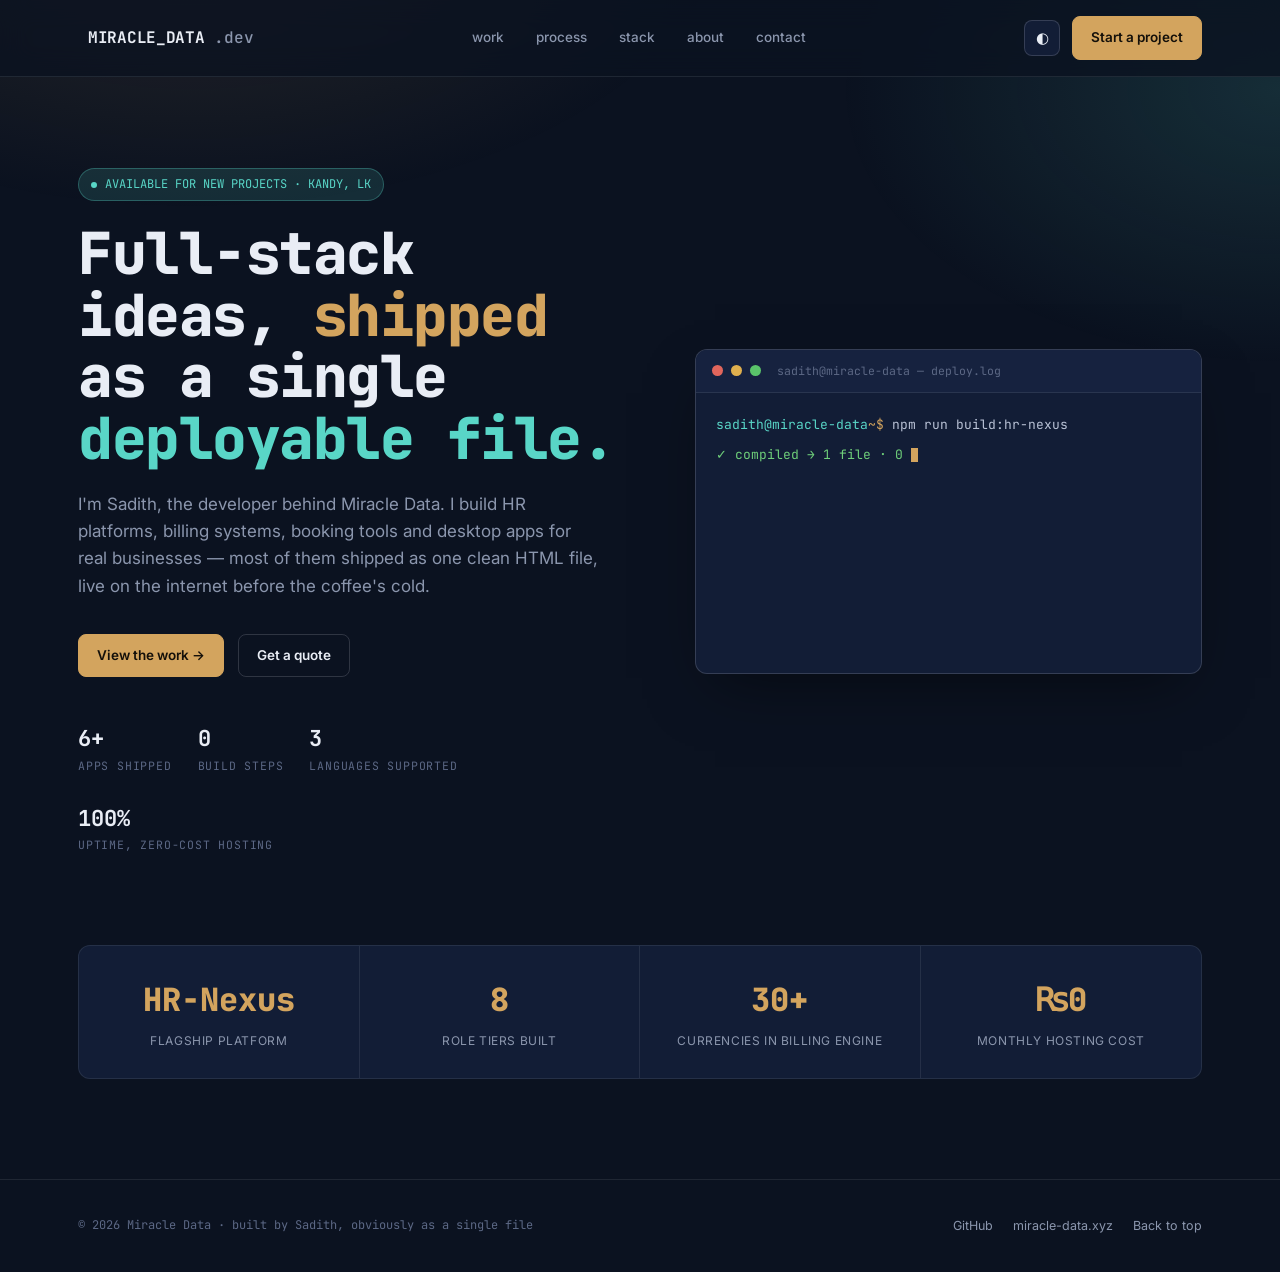
<file: index.html>
<!DOCTYPE html>
<html lang="en">
<head>
<meta charset="UTF-8">
<meta name="viewport" content="width=device-width, initial-scale=1.0">
<title>Miracle Data — Sadith · Full-Stack Developer, Kandy</title>
<meta name="description" content="Miracle Data — freelance full-stack development by Sadith. Single-file web apps, Firebase-backed platforms, and desktop tools shipped fast, from Kandy, Sri Lanka.">
<link rel="preconnect" href="https://fonts.googleapis.com">
<link rel="preconnect" href="https://fonts.gstatic.com" crossorigin>
<link href="https://fonts.googleapis.com/css2?family=JetBrains+Mono:wght@400;500;600;700;800&family=Inter:wght@400;500;600;700&display=swap" rel="stylesheet">
<style>
  :root{
    --bg:#0B1220;
    --bg-soft:#0F1830;
    --panel:#121D36;
    --panel-2:#16223F;
    --line: rgba(233,237,245,0.09);
    --line-strong: rgba(233,237,245,0.16);
    --text:#E9EDF5;
    --text-dim:#8B96AD;
    --text-faint:#5C6885;
    --gold:#D3A45E;
    --gold-dim: rgba(211,164,94,0.14);
    --teal:#59D6C7;
    --teal-dim: rgba(89,214,199,0.14);
    --danger:#E1665C;
    --radius: 10px;
    --maxw: 1180px;
  }
  [data-theme="light"]{
    --bg:#F6F3EC;
    --bg-soft:#EFEADD;
    --panel:#FFFFFF;
    --panel-2:#FBF8F1;
    --line: rgba(23,20,10,0.10);
    --line-strong: rgba(23,20,10,0.18);
    --text:#191510;
    --text-dim:#5B5546;
    --text-faint:#8B8470;
    --gold:#9C6B22;
    --gold-dim: rgba(156,107,34,0.12);
    --teal:#0E8C7C;
    --teal-dim: rgba(14,140,124,0.12);
  }
  *{ box-sizing:border-box; margin:0; padding:0; }
  html{ scroll-behavior:smooth; }
  @media (prefers-reduced-motion: reduce){ html{ scroll-behavior:auto; } *{ animation-duration:0.01ms !important; transition-duration:0.01ms !important; } }
  body{
    background:var(--bg);
    color:var(--text);
    font-family:'Inter',sans-serif;
    line-height:1.6;
    -webkit-font-smoothing:antialiased;
    overflow-x:hidden;
    transition: background .35s ease, color .35s ease;
  }
  body::before{
    content:"";
    position:fixed; inset:0;
    background-image:
      radial-gradient(ellipse 900px 500px at 15% -10%, var(--gold-dim), transparent 60%),
      radial-gradient(ellipse 800px 500px at 100% 10%, var(--teal-dim), transparent 55%);
    pointer-events:none; z-index:0;
  }
  .mono{ font-family:'JetBrains Mono',monospace; }
  a{ color:inherit; text-decoration:none; }
  img{ max-width:100%; display:block; }
  ::selection{ background:var(--gold); color:#0B1220; }
  :focus-visible{ outline:2px solid var(--teal); outline-offset:3px; border-radius:4px; }

  .wrap{ max-width:var(--maxw); margin:0 auto; padding:0 28px; position:relative; z-index:1; }
  section{ position:relative; z-index:1; }

  /* NAV */
  header{
    position:fixed; top:0; left:0; right:0; z-index:100;
    background: color-mix(in srgb, var(--bg) 78%, transparent);
    backdrop-filter: blur(14px);
    border-bottom:1px solid var(--line);
  }
  .navbar{ max-width:var(--maxw); margin:0 auto; padding:16px 28px; display:flex; align-items:center; justify-content:space-between; }
  .brand{ display:flex; align-items:center; gap:10px; font-family:'JetBrains Mono',monospace; font-weight:700; font-size:16px; letter-spacing:-0.3px; }
  .brand .dot{ width:9px; height:9px; border-radius:50%; background:var(--gold); box-shadow:0 0 12px var(--gold); }
  .brand span.dim{ color:var(--text-dim); font-weight:500; }
  nav.links{ display:flex; align-items:center; gap:32px; }
  nav.links a{ font-size:13.5px; color:var(--text-dim); font-weight:500; position:relative; padding:4px 0; transition:color .2s; }
  nav.links a:hover, nav.links a.active{ color:var(--text); }
  nav.links a.active::after{ content:""; position:absolute; left:0; right:0; bottom:-4px; height:2px; background:var(--gold); border-radius:2px; }
  .nav-actions{ display:flex; align-items:center; gap:12px; }
  .theme-toggle{
    width:36px; height:36px; border-radius:8px; border:1px solid var(--line-strong);
    background:var(--panel); color:var(--text); cursor:pointer; display:flex; align-items:center; justify-content:center;
    font-size:15px; transition: transform .2s, border-color .2s;
  }
  .theme-toggle:hover{ border-color:var(--gold); transform:translateY(-1px); }
  .btn{
    display:inline-flex; align-items:center; gap:8px;
    padding:10px 18px; border-radius:8px; font-size:13.5px; font-weight:600;
    border:1px solid var(--line-strong); cursor:pointer; transition: all .2s ease; white-space:nowrap;
  }
  .btn-primary{ background:var(--gold); color:#14100A; border-color:var(--gold); }
  .btn-primary:hover{ filter:brightness(1.08); transform:translateY(-1px); }
  .btn-ghost{ background:transparent; color:var(--text); }
  .btn-ghost:hover{ border-color:var(--gold); color:var(--gold); }
  .hamburger{ display:none; flex-direction:column; gap:5px; background:none; border:none; cursor:pointer; padding:8px; }
  .hamburger span{ width:22px; height:2px; background:var(--text); border-radius:2px; }

  /* HERO */
  .hero{ padding:168px 0 90px; }
  .hero-grid{ display:grid; grid-template-columns:1.05fr 0.95fr; gap:56px; align-items:center; }
  .eyebrow{
    display:inline-flex; align-items:center; gap:8px; font-family:'JetBrains Mono',monospace;
    font-size:12px; color:var(--teal); background:var(--teal-dim); border:1px solid rgba(89,214,199,0.3);
    padding:6px 12px; border-radius:100px; margin-bottom:22px;
  }
  .eyebrow .pulse{ width:6px; height:6px; border-radius:50%; background:var(--teal); animation:pulse 1.8s infinite; }
  @keyframes pulse{ 0%,100%{ opacity:1; } 50%{ opacity:.3; } }
  h1{
    font-family:'JetBrains Mono',monospace; font-weight:800; letter-spacing:-1.5px;
    font-size:clamp(34px,4.6vw,58px); line-height:1.06; margin-bottom:22px;
  }
  h1 .accent{ color:var(--gold); }
  h1 .accent2{ color:var(--teal); }
  .hero-sub{ font-size:17px; color:var(--text-dim); max-width:520px; margin-bottom:34px; }
  .hero-cta{ display:flex; gap:14px; margin-bottom:44px; flex-wrap:wrap; }
  .hero-meta{ display:flex; gap:26px; flex-wrap:wrap; }
  .hero-meta div{ font-family:'JetBrains Mono',monospace; }
  .hero-meta .n{ font-size:22px; font-weight:700; color:var(--text); }
  .hero-meta .l{ font-size:11.5px; color:var(--text-faint); text-transform:uppercase; letter-spacing:0.8px; }

  /* TERMINAL */
  .terminal{
    background:var(--panel); border:1px solid var(--line-strong); border-radius:12px;
    overflow:hidden; box-shadow:0 24px 60px -20px rgba(0,0,0,0.5);
  }
  .term-bar{ display:flex; align-items:center; gap:8px; padding:12px 16px; border-bottom:1px solid var(--line); background:var(--panel-2); }
  .term-bar .tdot{ width:11px; height:11px; border-radius:50%; }
  .term-bar .t1{ background:#E1665C; } .term-bar .t2{ background:#E0B04E; } .term-bar .t3{ background:#5AC46A; }
  .term-title{ margin-left:8px; font-family:'JetBrains Mono',monospace; font-size:11.5px; color:var(--text-faint); }
  .term-body{ padding:22px 20px; font-family:'JetBrains Mono',monospace; font-size:13px; min-height:280px; color:#B9C2D6; }
  [data-theme="light"] .term-body{ color:#4A4636; }
  .term-body .ln{ margin-bottom:9px; white-space:pre-wrap; word-break:break-word; }
  .term-body .prompt{ color:var(--teal); }
  .term-body .path{ color:var(--gold); }
  .term-body .ok{ color:#6FCF7A; }
  .term-body .comment{ color:var(--text-faint); }
  .cursor{ display:inline-block; width:7px; height:14px; background:var(--gold); vertical-align:middle; animation:blink 1s step-end infinite; }
  @keyframes blink{ 50%{ opacity:0; } }

  /* SECTION HEADERS */
  .sec{ padding:100px 0; border-top:1px solid var(--line); }
  .sec-head{ display:flex; justify-content:space-between; align-items:flex-end; gap:24px; margin-bottom:52px; flex-wrap:wrap; }
  .sec-num{ font-family:'JetBrains Mono',monospace; color:var(--text-faint); font-size:12.5px; letter-spacing:1px; margin-bottom:10px; }
  .sec-title{ font-family:'JetBrains Mono',monospace; font-weight:700; font-size:clamp(24px,3vw,36px); letter-spacing:-0.8px; }
  .sec-desc{ color:var(--text-dim); max-width:440px; font-size:14.5px; }

  /* STATS */
  .stats-bar{ display:grid; grid-template-columns:repeat(4,1fr); border:1px solid var(--line); border-radius:12px; overflow:hidden; background:var(--panel); }
  .stat{ padding:28px 20px; text-align:center; border-right:1px solid var(--line); }
  .stat:last-child{ border-right:none; }
  .stat .num{ font-family:'JetBrains Mono',monospace; font-size:32px; font-weight:800; color:var(--gold); }
  .stat .lbl{ font-size:12px; color:var(--text-dim); margin-top:6px; text-transform:uppercase; letter-spacing:0.6px; }

  /* PROJECT FILTER */
  .filters{ display:flex; gap:10px; flex-wrap:wrap; margin-bottom:36px; }
  .filter-btn{
    font-family:'JetBrains Mono',monospace; font-size:12px; padding:8px 14px; border-radius:100px;
    border:1px solid var(--line-strong); background:transparent; color:var(--text-dim); cursor:pointer; transition:all .2s;
  }
  .filter-btn:hover{ color:var(--text); border-color:var(--gold); }
  .filter-btn.active{ background:var(--gold); color:#14100A; border-color:var(--gold); }

  .projects-grid{ display:grid; grid-template-columns:repeat(2,1fr); gap:22px; }
  .pcard{
    position:relative; overflow:hidden;
    background:var(--panel); border:1px solid var(--line); border-radius:12px; padding:26px;
    transition: transform .25s ease, border-color .25s ease, box-shadow .25s ease;
    display:flex; flex-direction:column; gap:14px;
  }
  .pcard:hover{
    transform:translateY(-4px); border-color: rgba(89,214,199,0.4);
    box-shadow:0 20px 40px -24px rgba(0,0,0,0.5), 0 0 0 1px rgba(89,214,199,0.18), 0 0 34px -10px rgba(89,214,199,0.35);
  }
  .circuit-overlay{
    position:absolute; inset:0; width:100%; height:100%;
    pointer-events:none; opacity:0; transition:opacity .5s ease; z-index:0;
  }
  .pcard:hover .circuit-overlay{ opacity:1; }
  .circuit-overlay .ctrace{
    fill:none; stroke:var(--teal); stroke-width:1.2; opacity:.35;
  }
  .circuit-overlay .cpulse circle{ opacity:0; transition: opacity .3s ease; }
  .pcard:hover .circuit-overlay .cpulse circle{ opacity:1; }
  .circuit-overlay .cvia circle{
    fill:var(--gold); opacity:0; transform-origin:center; transform-box:fill-box;
    transition: opacity .4s ease;
  }
  .pcard:hover .circuit-overlay .cvia circle{ opacity:.7; animation: viaPulse 1.8s ease-in-out infinite; }
  .pcard:hover .circuit-overlay .cvia circle:nth-child(odd){ animation-delay:.3s; }
  .pcard:hover .circuit-overlay .cvia circle:nth-child(3n){ animation-delay:.6s; }
  @keyframes viaPulse{ 0%,100%{ opacity:.5; } 50%{ opacity:1; filter:drop-shadow(0 0 4px var(--gold)); } }
  .pcard > *:not(.circuit-overlay){ position:relative; z-index:1; }
  .pcard-top{ display:flex; justify-content:space-between; align-items:flex-start; gap:12px; }
  .pcard h3{ font-family:'JetBrains Mono',monospace; font-size:18px; font-weight:700; letter-spacing:-0.3px; }
  .badge{
    font-family:'JetBrains Mono',monospace; font-size:10.5px; padding:4px 9px; border-radius:100px;
    white-space:nowrap; border:1px solid; font-weight:600;
  }
  .badge-single{ color:var(--teal); border-color:rgba(89,214,199,0.35); background:var(--teal-dim); }
  .badge-multi{ color:var(--gold); border-color:rgba(211,164,94,0.35); background:var(--gold-dim); }
  .pcard p{ color:var(--text-dim); font-size:13.5px; flex-grow:1; }
  .tags{ display:flex; flex-wrap:wrap; gap:7px; }
  .tag{ font-family:'JetBrains Mono',monospace; font-size:10.5px; color:var(--text-faint); border:1px solid var(--line); padding:3px 8px; border-radius:5px; }
  .pcard-links{ display:flex; gap:16px; padding-top:8px; border-top:1px solid var(--line); margin-top:4px; }
  .pcard-links a{ font-size:12.5px; font-weight:600; color:var(--teal); display:flex; align-items:center; gap:5px; }
  .pcard-links a:hover{ text-decoration:underline; }

  /* PROCESS */
  .process-wrap{ display:grid; grid-template-columns:0.9fr 1.1fr; gap:56px; align-items:start; }
  .process-steps{ display:flex; flex-direction:column; }
  .pstep{ display:flex; gap:20px; padding:22px 0; border-bottom:1px solid var(--line); }
  .pstep:last-child{ border-bottom:none; }
  .pstep .pnum{ font-family:'JetBrains Mono',monospace; color:var(--gold); font-weight:700; font-size:14px; min-width:34px; }
  .pstep h4{ font-size:16px; margin-bottom:6px; font-weight:600; }
  .pstep p{ color:var(--text-dim); font-size:13.5px; }
  .process-quote{
    background:var(--panel); border:1px solid var(--line); border-radius:12px; padding:34px; position:sticky; top:110px;
  }
  .process-quote .qmark{ font-family:'JetBrains Mono',monospace; font-size:44px; color:var(--gold); line-height:1; margin-bottom:8px; }
  .process-quote p{ font-size:19px; line-height:1.5; margin-bottom:18px; }
  .process-quote .who{ font-family:'JetBrains Mono',monospace; font-size:12.5px; color:var(--text-dim); }

  /* STACK */
  .stack-panel{ background:var(--panel); border:1px solid var(--line); border-radius:12px; overflow:hidden; }
  .stack-header{ padding:16px 22px; border-bottom:1px solid var(--line); font-family:'JetBrains Mono',monospace; font-size:12.5px; color:var(--text-faint); background:var(--panel-2); }
  .stack-body{ padding:24px 26px; font-family:'JetBrains Mono',monospace; font-size:13.5px; }
  .stack-body .brace{ color:var(--text-faint); }
  .stack-row{ padding-left:24px; }
  .stack-cat{ color:var(--teal); margin:14px 0 8px; }
  .stack-item{ display:flex; justify-content:space-between; padding:4px 0 4px 24px; }
  .stack-item .k{ color:var(--gold); }
  .stack-item .v{ color:var(--text-dim); }

  /* ABOUT */
  .about-grid{ display:grid; grid-template-columns:0.85fr 1.15fr; gap:56px; align-items:center; }
  .about-card{
    background:var(--panel); border:1px solid var(--line); border-radius:12px; padding:30px; aspect-ratio:1/1;
    display:flex; flex-direction:column; justify-content:space-between;
  }
  .about-card .tag-lg{ font-family:'JetBrains Mono',monospace; font-size:13px; color:var(--text-faint); }
  .about-card .initials{ font-family:'JetBrains Mono',monospace; font-size:64px; font-weight:800; color:var(--gold); letter-spacing:-2px; }
  .about-card .loc{ font-family:'JetBrains Mono',monospace; font-size:12.5px; color:var(--teal); display:flex; align-items:center; gap:6px; }
  .about-text p{ color:var(--text-dim); margin-bottom:16px; font-size:15px; }
  .about-text strong{ color:var(--text); font-weight:600; }
  .timeline{ margin-top:26px; display:flex; flex-direction:column; gap:0; }
  .trow{ display:flex; gap:16px; padding:12px 0; border-top:1px solid var(--line); }
  .trow .ty{ font-family:'JetBrains Mono',monospace; color:var(--gold); font-size:12.5px; min-width:60px; }
  .trow .tt{ font-size:14px; font-weight:600; }
  .trow .td{ font-size:12.5px; color:var(--text-faint); }

  /* CONTACT */
  .contact-wrap{ display:grid; grid-template-columns:1fr 1fr; gap:40px; }
  .contact-left h2{ font-family:'JetBrains Mono',monospace; font-size:clamp(28px,3.6vw,44px); letter-spacing:-1px; margin-bottom:18px; }
  .contact-left p{ color:var(--text-dim); font-size:15px; margin-bottom:30px; max-width:420px; }
  .contact-chips{ display:flex; flex-direction:column; gap:12px; }
  .chip{
    display:flex; align-items:center; justify-content:space-between; gap:12px;
    background:var(--panel); border:1px solid var(--line); border-radius:10px; padding:14px 18px;
    cursor:pointer; transition:border-color .2s;
  }
  .chip:hover{ border-color:var(--gold); }
  .chip .cl{ display:flex; align-items:center; gap:12px; font-size:14px; }
  .chip .ci{ width:34px; height:34px; border-radius:8px; background:var(--gold-dim); display:flex; align-items:center; justify-content:center; font-size:15px; }
  .chip .cv{ font-family:'JetBrains Mono',monospace; font-size:12.5px; color:var(--text-faint); }
  .copy-toast{
    position:fixed; bottom:26px; left:50%; transform:translateX(-50%) translateY(20px); opacity:0;
    background:var(--gold); color:#14100A; font-family:'JetBrains Mono',monospace; font-size:12.5px; font-weight:700;
    padding:10px 18px; border-radius:100px; z-index:999; transition:all .3s ease; pointer-events:none;
  }
  .copy-toast.show{ opacity:1; transform:translateX(-50%) translateY(0); }

  form.cform{ display:flex; flex-direction:column; gap:14px; }
  .cform label{ font-family:'JetBrains Mono',monospace; font-size:11.5px; color:var(--text-faint); text-transform:uppercase; letter-spacing:0.6px; margin-bottom:6px; display:block; }
  .cform input, .cform textarea{
    width:100%; background:var(--panel); border:1px solid var(--line-strong); border-radius:8px; padding:12px 14px;
    color:var(--text); font-family:'Inter',sans-serif; font-size:14px; resize:vertical;
  }
  .cform input:focus, .cform textarea:focus{ border-color:var(--gold); outline:none; }
  .cform textarea{ min-height:110px; }

  footer{ border-top:1px solid var(--line); padding:36px 0; }
  .foot-row{ display:flex; justify-content:space-between; align-items:center; flex-wrap:wrap; gap:14px; }
  .foot-row p{ font-family:'JetBrains Mono',monospace; font-size:12px; color:var(--text-faint); }
  .foot-links{ display:flex; gap:20px; }
  .foot-links a{ font-size:12.5px; color:var(--text-dim); }
  .foot-links a:hover{ color:var(--gold); }

  .back-top{
    position:fixed; bottom:26px; right:26px; width:44px; height:44px; border-radius:50%;
    background:var(--gold); color:#14100A; border:none; cursor:pointer; font-size:16px;
    display:flex; align-items:center; justify-content:center; z-index:90; opacity:0; pointer-events:none;
    transition: all .3s ease; box-shadow:0 12px 24px -8px rgba(0,0,0,0.4);
  }
  .back-top.show{ opacity:1; pointer-events:auto; }

  .reveal{ opacity:0; transform:translateY(18px); transition: opacity .6s ease, transform .6s ease; }
  .reveal.in{ opacity:1; transform:translateY(0); }

  /* PAGE ROUTING */
  .page{ display:none; }
  .page.active{ display:block; animation: pagein .35s ease; }
  @keyframes pagein{ from{ opacity:0; transform:translateY(10px); } to{ opacity:1; transform:translateY(0); } }

  @media (max-width:920px){
    nav.links, .nav-actions .btn-primary{ display:none; }
    .hamburger{ display:flex; }
    .hero-grid, .process-wrap, .about-grid, .contact-wrap{ grid-template-columns:1fr; }
    .projects-grid{ grid-template-columns:1fr; }
    .stats-bar{ grid-template-columns:repeat(2,1fr); }
    .stat:nth-child(2){ border-right:none; }
    .process-quote{ position:static; }
    .hero{ padding-top:130px; }
  }
  .mobile-menu{
    position:fixed; inset:0; background:var(--bg); z-index:200; display:flex; flex-direction:column;
    padding:24px 28px; transform:translateX(100%); transition:transform .3s ease;
  }
  .mobile-menu.open{ transform:translateX(0); }
  .mobile-menu .mm-top{ display:flex; justify-content:space-between; align-items:center; margin-bottom:40px; }
  .mobile-menu a{ font-family:'JetBrains Mono',monospace; font-size:22px; padding:16px 0; border-bottom:1px solid var(--line); }
  .mm-close{ background:none; border:none; color:var(--text); font-size:24px; cursor:pointer; }
</style>
</head>
<body data-theme="dark">
<svg width="0" height="0" style="position:absolute">
  <defs>
    <filter id="glowDot" x="-200%" y="-200%" width="500%" height="500%">
      <feGaussianBlur stdDeviation="2.2" result="blur"/>
      <feMerge><feMergeNode in="blur"/><feMergeNode in="SourceGraphic"/></feMerge>
    </filter>
    <symbol id="circuitLines" viewBox="0 0 400 260">
      <path id="p1" class="ctrace" d="M-10,40 H80 L100,60 V130 H250 L270,150 V270"/>
      <path id="p2" class="ctrace" d="M410,50 H300 L280,70 V160 H150 L130,180 V270"/>
      <path id="p3" class="ctrace" d="M-10,150 H50 L70,130 V60 H200 L220,40 V-10"/>
      <path id="p4" class="ctrace" d="M410,205 H330 L310,185 V105 H180"/>
      <path id="p5" class="ctrace" d="M-10,235 H120 L140,215 V150"/>
      <g class="cvia">
        <circle cx="80" cy="40" r="3"/><circle cx="100" cy="60" r="3"/><circle cx="250" cy="130" r="3"/><circle cx="270" cy="150" r="3"/>
        <circle cx="300" cy="50" r="3"/><circle cx="280" cy="70" r="3"/><circle cx="150" cy="160" r="3"/><circle cx="130" cy="180" r="3"/>
        <circle cx="50" cy="150" r="3"/><circle cx="70" cy="130" r="3"/><circle cx="200" cy="60" r="3"/><circle cx="220" cy="40" r="3"/>
        <circle cx="330" cy="205" r="3"/><circle cx="310" cy="185" r="3"/><circle cx="180" cy="105" r="3"/>
        <circle cx="120" cy="235" r="3"/><circle cx="140" cy="215" r="3"/>
      </g>
      <g class="cpulse">
        <circle r="3.2" fill="var(--teal)" filter="url(#glowDot)">
          <animateMotion dur="2.6s" repeatCount="indefinite"><mpath href="#p1"/></animateMotion>
        </circle>
        <circle r="3.2" fill="var(--gold)" filter="url(#glowDot)">
          <animateMotion dur="3.1s" repeatCount="indefinite" begin="0.4s"><mpath href="#p2"/></animateMotion>
        </circle>
        <circle r="3.2" fill="var(--teal)" filter="url(#glowDot)">
          <animateMotion dur="2.3s" repeatCount="indefinite" begin="0.8s"><mpath href="#p3"/></animateMotion>
        </circle>
        <circle r="3.2" fill="var(--gold)" filter="url(#glowDot)">
          <animateMotion dur="2.8s" repeatCount="indefinite" begin="1.1s"><mpath href="#p4"/></animateMotion>
        </circle>
        <circle r="3.2" fill="var(--teal)" filter="url(#glowDot)">
          <animateMotion dur="2s" repeatCount="indefinite" begin="0.2s"><mpath href="#p5"/></animateMotion>
        </circle>
      </g>
    </symbol>
  </defs>
</svg>

<div class="copy-toast" id="toast">Copied to clipboard</div>
<button class="back-top" id="backTop" aria-label="Back to top">↑</button>

<header>
  <div class="navbar">
    <a href="#" class="brand"><span class="tdot"></span>MIRACLE_DATA<span class="dim">.dev</span></a>
    <nav class="links" id="navLinks">
      <a href="#work" data-nav>work</a>
      <a href="#process" data-nav>process</a>
      <a href="#stack" data-nav>stack</a>
      <a href="#about" data-nav>about</a>
      <a href="#contact" data-nav>contact</a>
    </nav>
    <div class="nav-actions">
      <button class="theme-toggle" id="themeToggle" aria-label="Toggle theme">◐</button>
      <a href="#contact" class="btn btn-primary">Start a project</a>
      <button class="hamburger" id="hamburgerBtn" aria-label="Open menu"><span></span><span></span><span></span></button>
    </div>
  </div>
</header>

<div class="mobile-menu" id="mobileMenu">
  <div class="mm-top">
    <span class="brand mono"><span class="dot"></span>miracle_data</span>
    <button class="mm-close" id="mmClose">✕</button>
  </div>
  <a href="#work" data-nav>work</a>
  <a href="#process" data-nav>process</a>
  <a href="#stack" data-nav>stack</a>
  <a href="#about" data-nav>about</a>
  <a href="#contact" data-nav>contact</a>
</div>

<main id="top">
<div class="page active" id="page-home">
  <!-- HERO -->
  <section class="hero">
    <div class="wrap hero-grid">
      <div>
        <div class="eyebrow"><span class="pulse"></span>AVAILABLE FOR NEW PROJECTS · KANDY, LK</div>
        <h1>Full-stack ideas, <span class="accent">shipped</span> as a single <span class="accent2">deployable file.</span></h1>
        <p class="hero-sub">I'm Sadith, the developer behind Miracle Data. I build HR platforms, billing systems, booking tools and desktop apps for real businesses — most of them shipped as one clean HTML file, live on the internet before the coffee's cold.</p>
        <div class="hero-cta">
          <a href="#work" class="btn btn-primary">View the work →</a>
          <a href="#contact" class="btn btn-ghost">Get a quote</a>
        </div>
        <div class="hero-meta">
          <div><div class="n">6+</div><div class="l">Apps shipped</div></div>
          <div><div class="n">0</div><div class="l">Build steps</div></div>
          <div><div class="n">3</div><div class="l">Languages supported</div></div>
          <div><div class="n">100%</div><div class="l">Uptime, zero-cost hosting</div></div>
        </div>
      </div>
      <div class="terminal reveal">
        <div class="term-bar">
          <span class="tdot t1"></span><span class="tdot t2"></span><span class="tdot t3"></span>
          <span class="term-title">sadith@miracle-data — deploy.log</span>
        </div>
        <div class="term-body" id="termBody"></div>
      </div>
    </div>
  </section>

  <!-- STATS -->
  <section class="sec" style="padding-top:0; border-top:none;">
    <div class="wrap">
      <div class="stats-bar reveal">
        <div class="stat"><div class="num">HR-Nexus</div><div class="lbl">Flagship platform</div></div>
        <div class="stat"><div class="num">8</div><div class="lbl">Role tiers built</div></div>
        <div class="stat"><div class="num">30+</div><div class="lbl">Currencies in billing engine</div></div>
        <div class="stat"><div class="num">₨0</div><div class="lbl">Monthly hosting cost</div></div>
      </div>
    </div>
  </section>
</div>

<div class="page" id="page-work">
  <!-- WORK -->
  <section class="sec" id="work">
    <div class="wrap">
      <div class="sec-head reveal">
        <div>
          <div class="sec-num">// 01 — SELECTED WORK</div>
          <div class="sec-title">Products, not prototypes</div>
        </div>
        <p class="sec-desc">Every project below is live, used by real people, and maintained. Filter by what it's built with.</p>
      </div>

      <div class="filters reveal">
        <button class="filter-btn active" data-filter="all">all</button>
        <button class="filter-btn" data-filter="firebase">firebase</button>
        <button class="filter-btn" data-filter="node">node/express</button>
        <button class="filter-btn" data-filter="java">java</button>
        <button class="filter-btn" data-filter="single">single-file</button>
      </div>

      <div class="projects-grid" id="projectsGrid">

        <div class="pcard reveal" data-tags="firebase single">
          <svg class="circuit-overlay" viewBox="0 0 400 260" preserveAspectRatio="none"><use href="#circuitLines"></use></svg>
          <div class="pcard-top">
            <h3>HR Nexus</h3>
            <span class="badge badge-single">single-file</span>
          </div>
          <p>Full HR management platform with an 8-tier role system, multi-company data isolation, real-time Firestore sync, OTP password reset, and a Leaflet branch map with auto-geocoding.</p>
          <div class="tags"><span class="tag">Firebase</span><span class="tag">Firestore</span><span class="tag">EmailJS</span><span class="tag">Leaflet.js</span></div>
          <div class="pcard-links">
            <a href="https://hr-nexus.netlify.app" target="_blank" rel="noopener">↗ Live site</a>
          </div>
        </div>

        <div class="pcard reveal" data-tags="node">
          <svg class="circuit-overlay" viewBox="0 0 400 260" preserveAspectRatio="none"><use href="#circuitLines"></use></svg>
          <div class="pcard-top">
            <h3>Nexus Billing System</h3>
            <span class="badge badge-multi">multi-file</span>
          </div>
          <p>Production billing system with manufacturing/buying/selling flows, BOM tracking, barcode scanning, 30+ currencies, and a trilingual interface — English, Sinhala, Tamil.</p>
          <div class="tags"><span class="tag">Node.js</span><span class="tag">Express</span><span class="tag">sql.js</span><span class="tag">JWT</span></div>
          <div class="pcard-links">
            <a href="https://github.com/sadith007" target="_blank" rel="noopener">↗ GitHub</a>
          </div>
        </div>

        <div class="pcard reveal" data-tags="single">
          <svg class="circuit-overlay" viewBox="0 0 400 260" preserveAspectRatio="none"><use href="#circuitLines"></use></svg>
          <div class="pcard-top">
            <h3>Sri Lanka Tourism SPA</h3>
            <span class="badge badge-single">single-file</span>
          </div>
          <p>Tourism booking experience with an instant quote builder, a 21-day island-wide package with day-by-day itineraries, and a keyword-based FAQ chatbot.</p>
          <div class="tags"><span class="tag">HTML/JS SPA</span><span class="tag">GitHub Pages</span></div>
          <div class="pcard-links">
            <a href="https://sadith007.github.io/Sri-Lanka-Tourism/" target="_blank" rel="noopener">↗ Live site</a>
          </div>
        </div>

        <div class="pcard reveal" data-tags="java">
          <svg class="circuit-overlay" viewBox="0 0 400 260" preserveAspectRatio="none"><use href="#circuitLines"></use></svg>
          <div class="pcard-top">
            <h3>HR Nexus Desktop</h3>
            <span class="badge badge-multi">desktop app</span>
          </div>
          <p>The web platform, rebuilt as a standalone Java Swing desktop app with a local JSON database — packaged as one JAR, needs nothing but a JRE.</p>
          <div class="tags"><span class="tag">Java Swing</span><span class="tag">FlatLaf</span><span class="tag">Gson</span></div>
          <div class="pcard-links">
            <a href="https://github.com/sadith007" target="_blank" rel="noopener">↗ GitHub</a>
          </div>
        </div>

        <div class="pcard reveal" data-tags="single">
          <svg class="circuit-overlay" viewBox="0 0 400 260" preserveAspectRatio="none"><use href="#circuitLines"></use></svg>
          <div class="pcard-top">
            <h3>Yashini & Adhithya — Wedding Site</h3>
            <span class="badge badge-single">single-file</span>
          </div>
          <p>A Kandyan-inspired digital invitation: envelope entry animation, gold vine borders, Sinhala kavi verse, and a live countdown — one HTML file, fully deployable.</p>
          <div class="tags"><span class="tag">CSS animation</span><span class="tag">Vanilla JS</span></div>
          <div class="pcard-links">
            <a href="#contact">↗ Request a demo</a>
          </div>
        </div>

        <div class="pcard reveal" data-tags="single">
          <svg class="circuit-overlay" viewBox="0 0 400 260" preserveAspectRatio="none"><use href="#circuitLines"></use></svg>
          <div class="pcard-top">
            <h3>Miracle Data Portfolio</h3>
            <span class="badge badge-multi">multi-page SPA</span>
          </div>
          <p>This studio's own site, structured as a six-page SPA — Home, About, Skills, Projects, Experience, Contact — with a live project status feed.</p>
          <div class="tags"><span class="tag">GitHub Pages</span><span class="tag">Custom domain</span></div>
          <div class="pcard-links">
            <a href="https://miracle-data.xyz" target="_blank" rel="noopener">↗ miracle-data.xyz</a>
          </div>
        </div>

      </div>
    </div>
  </section>

  </div>

<div class="page" id="page-process">
  <!-- PROCESS -->
  <section class="sec" id="process">
    <div class="wrap">
      <div class="sec-head reveal">
        <div>
          <div class="sec-num">// 02 — HOW I BUILD</div>
          <div class="sec-title">One file. Zero build step.</div>
        </div>
        <p class="sec-desc">The philosophy behind almost everything I ship.</p>
      </div>
      <div class="process-wrap">
        <div class="process-steps reveal">
          <div class="pstep">
            <div class="pnum">01</div>
            <div><h4>Scope it as one artifact</h4><p>HTML, CSS and JS live in a single file wherever it makes sense. No bundler, no node_modules to deploy — just a file you can drag onto Netlify.</p></div>
          </div>
          <div class="pstep">
            <div class="pnum">02</div>
            <div><h4>Firebase for anything that needs to sync</h4><p>Firestore's real-time listeners give multi-user apps live updates without me hand-rolling a websocket layer.</p></div>
          </div>
          <div class="pstep">
            <div class="pnum">03</div>
            <div><h4>Ship to zero-cost infrastructure</h4><p>Netlify and GitHub Pages host the result for free, with custom domains where the client needs one.</p></div>
          </div>
          <div class="pstep">
            <div class="pnum">04</div>
            <div><h4>Iterate live, in front of the client</h4><p>Because there's no build pipeline, changes go from "can you move that button" to deployed in minutes, not a sprint.</p></div>
          </div>
        </div>
        <div class="process-quote reveal">
          <div class="qmark">"</div>
          <p>The best architecture is the one your client's business can actually run on <strong>zero infrastructure budget</strong> — and still scale to eight role tiers when it needs to.</p>
          <div class="who">— the whole point of Miracle Data</div>
        </div>
      </div>
    </div>
  </section>

  </div>

<div class="page" id="page-stack">
  <!-- STACK -->
  <section class="sec" id="stack">
    <div class="wrap">
      <div class="sec-head reveal">
        <div>
          <div class="sec-num">// 03 — TOOLBOX</div>
          <div class="sec-title">package.json, more or less</div>
        </div>
        <p class="sec-desc">What actually ships in production, not a skills bar.</p>
      </div>
      <div class="stack-panel reveal">
        <div class="stack-header">~/miracle-data/stack.json</div>
        <div class="stack-body">
<span class="brace">{</span>
<div class="stack-cat">  "frontend":</div>
<div class="stack-item"><span class="k">"architecture"</span><span class="v">"single-file HTML/JS SPAs"</span></div>
<div class="stack-item"><span class="k">"styling"</span><span class="v">"vanilla CSS, no framework"</span></div>

<div class="stack-cat">  "backend":</div>
<div class="stack-item"><span class="k">"runtime"</span><span class="v">"Node.js + Express"</span></div>
<div class="stack-item"><span class="k">"database"</span><span class="v">"Firebase Firestore, sql.js"</span></div>
<div class="stack-item"><span class="k">"auth"</span><span class="v">"JWT, EmailJS OTP flows"</span></div>

<div class="stack-cat">  "desktop":</div>
<div class="stack-item"><span class="k">"framework"</span><span class="v">"Java Swing + FlatLaf"</span></div>
<div class="stack-item"><span class="k">"serialization"</span><span class="v">"Gson"</span></div>

<div class="stack-cat">  "deploy":</div>
<div class="stack-item"><span class="k">"hosting"</span><span class="v">"Netlify, GitHub Pages"</span></div>
<div class="stack-item"><span class="k">"domains"</span><span class="v">"GoDaddy DNS → GitHub Pages"</span></div>
<span class="brace">}</span>
        </div>
      </div>
    </div>
  </section>

  </div>

<div class="page" id="page-about">
  <!-- ABOUT -->
  <section class="sec" id="about">
    <div class="wrap about-grid">
      <div class="about-card reveal">
        <div class="tag-lg">// developer.json</div>
        <div class="initials">Sadith Gunasekara</div>
        <div class="loc">📍 Kandy, Sri Lanka</div>
      </div>
      <div class="about-text reveal">
        <div class="sec-num">// 04 — ABOUT</div>
        <h2 class="sec-title" style="margin-bottom:20px;">From balance sheets to backend code</h2>
        <p>I started in <strong>accounting</strong> — an audit traineeship, hotel accounts, finance work at a hospitality group — before moving into development full-time. That background still shows: I'm the developer who actually understands EPF/ETF, VAT/NBT, and why your payroll system can't round the way a generic template does.</p>
        <p>Today, <strong>Miracle Data</strong> is my freelance practice. I work directly with business owners in Sri Lanka and abroad, building the exact tool they need — not a template stretched to fit.</p>
        <div class="timeline">
          <div class="trow"><div class="ty">Now</div><div><div class="tt">Miracle Data — Founder & Developer</div><div class="td">Full-stack web, Firebase platforms, Java desktop apps</div></div></div>
          <div class="trow"><div class="ty">Before</div><div><div class="tt">Finance & Audit — Oak Ray Group</div><div class="td">Hotel accounts, financial statements, audit traineeship</div></div></div>
        </div>
      </div>
    </div>
  </section>

  </div>

<div class="page" id="page-contact">
  <!-- CONTACT -->
  <section class="sec" id="contact">
    <div class="wrap contact-wrap">
      <div class="contact-left reveal">
        <div class="sec-num">// 05 — GET IN TOUCH</div>
        <h2>Got an idea? <br>Let's ship it.</h2>
        <p>Tell me what your business needs — a booking tool, an internal dashboard, a billing system — and I'll tell you honestly whether it's a weekend build or a real project.</p>
        <div class="contact-chips">
          <div class="chip" id="chipEmail">
            <div class="cl"><span class="ci">✉</span> Email</div>
            <span class="cv">contact@miracle-data.xyz</span>
          </div>
          <a class="chip" href="https://github.com/sadith007" target="_blank" rel="noopener">
            <div class="cl"><span class="ci">⌥</span> GitHub</div>
            <span class="cv">sadith007</span>
          </a>
          <a class="chip" href="https://miracle-data.xyz" target="_blank" rel="noopener">
            <div class="cl"><span class="ci">◈</span> Studio site</div>
            <span class="cv">miracle-data.xyz</span>
          </a>
        </div>
      </div>
      <div class="reveal">
        <form class="cform" id="contactForm">
          <div>
            <label for="cname">Name</label>
            <input id="cname" type="text" placeholder="Your name" required>
          </div>
          <div>
            <label for="cemail">Email</label>
            <input id="cemail" type="email" placeholder="you@company.com" required>
          </div>
          <div>
            <label for="cmsg">What are you building?</label>
            <textarea id="cmsg" placeholder="Tell me about the project..." required></textarea>
          </div>
          <button type="submit" class="btn btn-primary" style="justify-content:center; margin-top:6px;">Send message →</button>
        </form>
      </div>
    </div>
  </section>
</div>
</main>

<footer>
  <div class="wrap foot-row">
    <p>© 2026 Miracle Data · built by Sadith, obviously as a single file</p>
    <div class="foot-links">
      <a href="https://github.com/sadith007" target="_blank" rel="noopener">GitHub</a>
      <a href="https://miracle-data.xyz" target="_blank" rel="noopener">miracle-data.xyz</a>
      <a href="#" id="footTop">Back to top</a>
    </div>
  </div>
</footer>

<script>
// ---------- THEME TOGGLE ----------
const themeToggle = document.getElementById('themeToggle');
const body = document.body;
function setTheme(t){
  body.setAttribute('data-theme', t);
  themeToggle.textContent = t === 'dark' ? '◐' : '◑';
  try{ localStorage.setItem('md-theme', t); }catch(e){}
}
let savedTheme = 'dark';
try{ savedTheme = localStorage.getItem('md-theme') || 'dark'; }catch(e){}
setTheme(savedTheme);
themeToggle.addEventListener('click', ()=>{
  setTheme(body.getAttribute('data-theme') === 'dark' ? 'light' : 'dark');
});

// ---------- MOBILE MENU ----------
const hamburgerBtn = document.getElementById('hamburgerBtn');
const mobileMenu = document.getElementById('mobileMenu');
const mmClose = document.getElementById('mmClose');
hamburgerBtn.addEventListener('click', ()=> mobileMenu.classList.add('open'));
mmClose.addEventListener('click', ()=> mobileMenu.classList.remove('open'));
mobileMenu.querySelectorAll('a').forEach(a=> a.addEventListener('click', ()=> mobileMenu.classList.remove('open')));

// ---------- PAGE ROUTING ----------
const navAnchors = document.querySelectorAll('a[data-nav], a[href^="#"].btn');
const pages = document.querySelectorAll('.page');
const validPages = ['home','work','process','stack','about','contact'];

function showPage(id){
  if(!validPages.includes(id)) id = 'home';
  pages.forEach(p=> p.classList.toggle('active', p.id === 'page-'+id));
  document.querySelectorAll('a[data-nav]').forEach(a=>{
    const target = a.getAttribute('href').replace('#','') || 'home';
    a.classList.toggle('active', target === id);
  });
  window.scrollTo({ top:0, behavior:'auto' });
  // re-trigger reveal animations for the newly shown page
  document.querySelectorAll('.page.active .reveal').forEach(el=>{
    el.classList.remove('in');
    requestAnimationFrame(()=> requestAnimationFrame(()=> el.classList.add('in')));
  });
}

function routeFromHash(){
  const hash = location.hash.replace('#','');
  showPage(hash || 'home');
}

window.addEventListener('hashchange', routeFromHash);
document.addEventListener('DOMContentLoaded', routeFromHash);
routeFromHash();

// ---------- BACK TO TOP ----------
const backTop = document.getElementById('backTop');
window.addEventListener('scroll', ()=>{
  backTop.classList.toggle('show', window.scrollY > 500);
}, { passive:true });
backTop.addEventListener('click', ()=> window.scrollTo({top:0, behavior:'smooth'}));
document.getElementById('footTop').addEventListener('click', (e)=>{ e.preventDefault(); window.scrollTo({top:0, behavior:'smooth'}); });

// ---------- REVEAL ON SCROLL ----------
const revealEls = document.querySelectorAll('.reveal');
const io = new IntersectionObserver((entries)=>{
  entries.forEach(e=>{
    if(e.isIntersecting){ e.target.classList.add('in'); io.unobserve(e.target); }
  });
}, { threshold:0.12 });
revealEls.forEach(el=> io.observe(el));

// ---------- TERMINAL TYPING ----------
const termLines = [
  {p:'sadith@miracle-data', c:'~$ ', t:'npm run build:hr-nexus', cls:''},
  {t:'✓ compiled → 1 file · 0 dependencies bundled', cls:'ok'},
  {p:'sadith@miracle-data', c:'~$ ', t:'firebase deploy --only hosting', cls:''},
  {t:'✓ deployed to hr-nexus.netlify.app', cls:'ok'},
  {t:'# building Sri Lanka Tourism SPA...', cls:'comment'},
  {p:'sadith@miracle-data', c:'~$ ', t:'git push origin main', cls:''},
  {t:'✓ live at sadith007.github.io/Sri-Lanka-Tourism', cls:'ok'},
  {t:'# 8 role tiers, 30+ currencies, 1 happy client', cls:'comment'},
];
const termBody = document.getElementById('termBody');
let lineIdx = 0, charIdx = 0;
function typeLine(){
  if(lineIdx >= termLines.length){
    setTimeout(()=>{ termBody.innerHTML=''; lineIdx=0; charIdx=0; typeLine(); }, 2200);
    return;
  }
  const line = termLines[lineIdx];
  if(charIdx === 0){
    const div = document.createElement('div');
    div.className = 'ln ' + (line.cls||'');
    if(line.p){ div.innerHTML = `<span class="prompt">${line.p}</span><span class="path">${line.c}</span><span class="typed"></span>`; }
    else { div.innerHTML = `<span class="typed"></span>`; }
    termBody.appendChild(div);
  }
  const typedSpan = termBody.lastElementChild.querySelector('.typed');
  if(charIdx < line.t.length){
    typedSpan.textContent += line.t[charIdx];
    charIdx++;
    setTimeout(typeLine, line.cls === 'comment' ? 12 : 22);
  } else {
    termBody.lastElementChild.querySelector('.typed').insertAdjacentHTML('afterend', '');
    lineIdx++; charIdx = 0;
    setTimeout(typeLine, 320);
  }
}
typeLine();
const cursorEl = document.createElement('span');
cursorEl.className = 'cursor';
setInterval(()=>{
  if(termBody.lastElementChild && !termBody.lastElementChild.contains(cursorEl)){
    termBody.lastElementChild.appendChild(cursorEl);
  }
}, 400);

// ---------- PROJECT FILTER ----------
const filterBtns = document.querySelectorAll('.filter-btn');
const pcards = document.querySelectorAll('.pcard');
filterBtns.forEach(btn=>{
  btn.addEventListener('click', ()=>{
    filterBtns.forEach(b=>b.classList.remove('active'));
    btn.classList.add('active');
    const f = btn.dataset.filter;
    pcards.forEach(card=>{
      const tags = card.dataset.tags || '';
      const show = f === 'all' || tags.includes(f);
      card.style.display = show ? 'flex' : 'none';
    });
  });
});

// ---------- COPY EMAIL ----------
const chipEmail = document.getElementById('chipEmail');
const toast = document.getElementById('toast');
chipEmail.addEventListener('click', ()=>{
  const email = 'contact@miracle-data.xyz';
  navigator.clipboard?.writeText(email).catch(()=>{});
  toast.textContent = 'Copied: ' + email;
  toast.classList.add('show');
  setTimeout(()=> toast.classList.remove('show'), 2200);
});

// ---------- CONTACT FORM (mailto fallback) ----------
document.getElementById('contactForm').addEventListener('submit', (e)=>{
  e.preventDefault();
  const name = document.getElementById('cname').value;
  const email = document.getElementById('cemail').value;
  const msg = document.getElementById('cmsg').value;
  const subject = encodeURIComponent('New project inquiry from ' + name);
  const body = encodeURIComponent(msg + '\n\n— ' + name + ' (' + email + ')');
  window.location.href = `mailto:contact@miracle-data.xyz?subject=${subject}&body=${body}`;
  toast.textContent = 'Opening your email app…';
  toast.classList.add('show');
  setTimeout(()=> toast.classList.remove('show'), 2200);
});
</script>
</body>
</html>
</file>
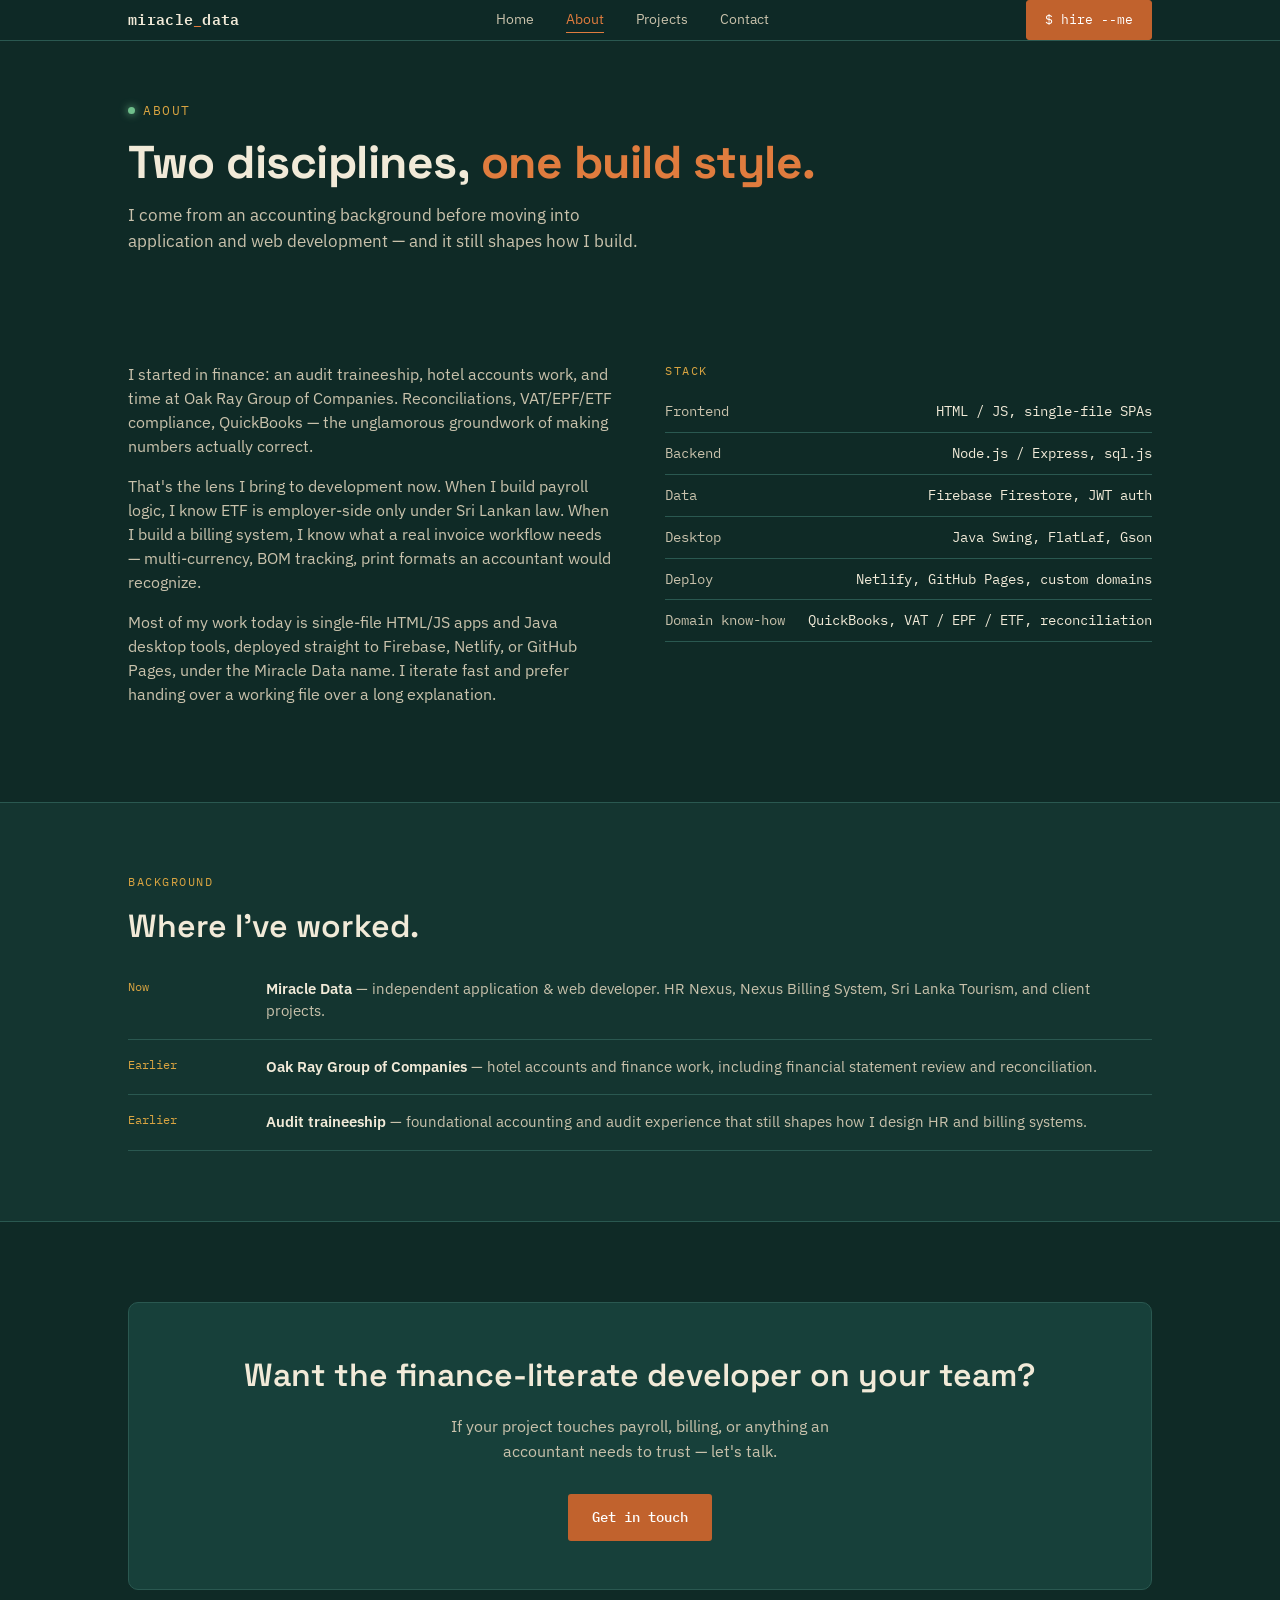
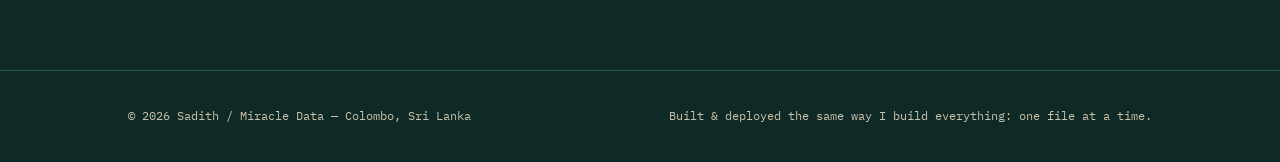
<file: about.html>
<!DOCTYPE html>
<html lang="en">
<head>
<meta charset="UTF-8">
<meta name="viewport" content="width=device-width, initial-scale=1.0">
<title>About — Sadith | Miracle Data</title>
<link rel="preconnect" href="https://fonts.googleapis.com">
<link href="https://fonts.googleapis.com/css2?family=Space+Grotesk:wght@400;500;600;700&family=IBM+Plex+Sans:wght@400;500;600&family=IBM+Plex+Mono:wght@400;500;600&display=swap" rel="stylesheet">
<link rel="stylesheet" href="style.css">
</head>
<body>

<header>
  <nav class="wrap">
    <a href="index.html" class="logo">miracle<span>_</span>data</a>
    <ul>
      <li><a href="index.html">Home</a></li>
      <li><a href="about.html" class="active">About</a></li>
      <li><a href="projects.html">Projects</a></li>
      <li><a href="contact.html">Contact</a></li>
    </ul>
    <a href="contact.html" class="nav-cta">$ hire --me</a>
  </nav>
</header>

<section class="page-hero" style="padding-bottom:0;">
  <div class="wrap">
    <div class="eyebrow">About</div>
    <h1>Two disciplines, <span class="accent">one build style.</span></h1>
    <p class="hero-sub">I come from an accounting background before moving into application and web development — and it still shapes how I build.</p>
  </div>
</section>

<section>
  <div class="wrap about-grid">
    <div>
      <p>I started in finance: an audit traineeship, hotel accounts work, and time at Oak Ray Group of Companies. Reconciliations, VAT/EPF/ETF compliance, QuickBooks — the unglamorous groundwork of making numbers actually correct.</p>
      <p>That's the lens I bring to development now. When I build payroll logic, I know ETF is employer-side only under Sri Lankan law. When I build a billing system, I know what a real invoice workflow needs — multi-currency, BOM tracking, print formats an accountant would recognize.</p>
      <p>Most of my work today is single-file HTML/JS apps and Java desktop tools, deployed straight to Firebase, Netlify, or GitHub Pages, under the Miracle Data name. I iterate fast and prefer handing over a working file over a long explanation.</p>
    </div>
    <div>
      <div class="section-eyebrow">Stack</div>
      <ul class="stack-list">
        <li><span>Frontend</span><span>HTML / JS, single-file SPAs</span></li>
        <li><span>Backend</span><span>Node.js / Express, sql.js</span></li>
        <li><span>Data</span><span>Firebase Firestore, JWT auth</span></li>
        <li><span>Desktop</span><span>Java Swing, FlatLaf, Gson</span></li>
        <li><span>Deploy</span><span>Netlify, GitHub Pages, custom domains</span></li>
        <li><span>Domain know-how</span><span>QuickBooks, VAT / EPF / ETF, reconciliation</span></li>
      </ul>
    </div>
  </div>
</section>

<div class="log-section">
  <div class="wrap" style="padding:70px 28px;">
    <div class="section-head" style="margin-bottom:10px;">
      <div class="section-eyebrow">Background</div>
      <h2>Where I've worked.</h2>
    </div>
    <ul class="timeline">
      <li>
        <span class="t-when">Now</span>
        <span class="t-what"><b>Miracle Data</b> — independent application &amp; web developer. HR Nexus, Nexus Billing System, Sri Lanka Tourism, and client projects.</span>
      </li>
      <li>
        <span class="t-when">Earlier</span>
        <span class="t-what"><b>Oak Ray Group of Companies</b> — hotel accounts and finance work, including financial statement review and reconciliation.</span>
      </li>
      <li>
        <span class="t-when">Earlier</span>
        <span class="t-what"><b>Audit traineeship</b> — foundational accounting and audit experience that still shapes how I design HR and billing systems.</span>
      </li>
    </ul>
  </div>
</div>

<section>
  <div class="wrap">
    <div class="contact-box">
      <h2>Want the finance-literate developer on your team?</h2>
      <p>If your project touches payroll, billing, or anything an accountant needs to trust — let's talk.</p>
      <div class="contact-actions">
        <a href="contact.html" class="btn-primary">Get in touch</a>
      </div>
    </div>
  </div>
</section>

<footer>
  <div class="wrap footer-row">
    <p>© 2026 Sadith / Miracle Data — Colombo, Sri Lanka</p>
    <p>Built &amp; deployed the same way I build everything: one file at a time.</p>
  </div>
</footer>

</body>
</html>
</file>
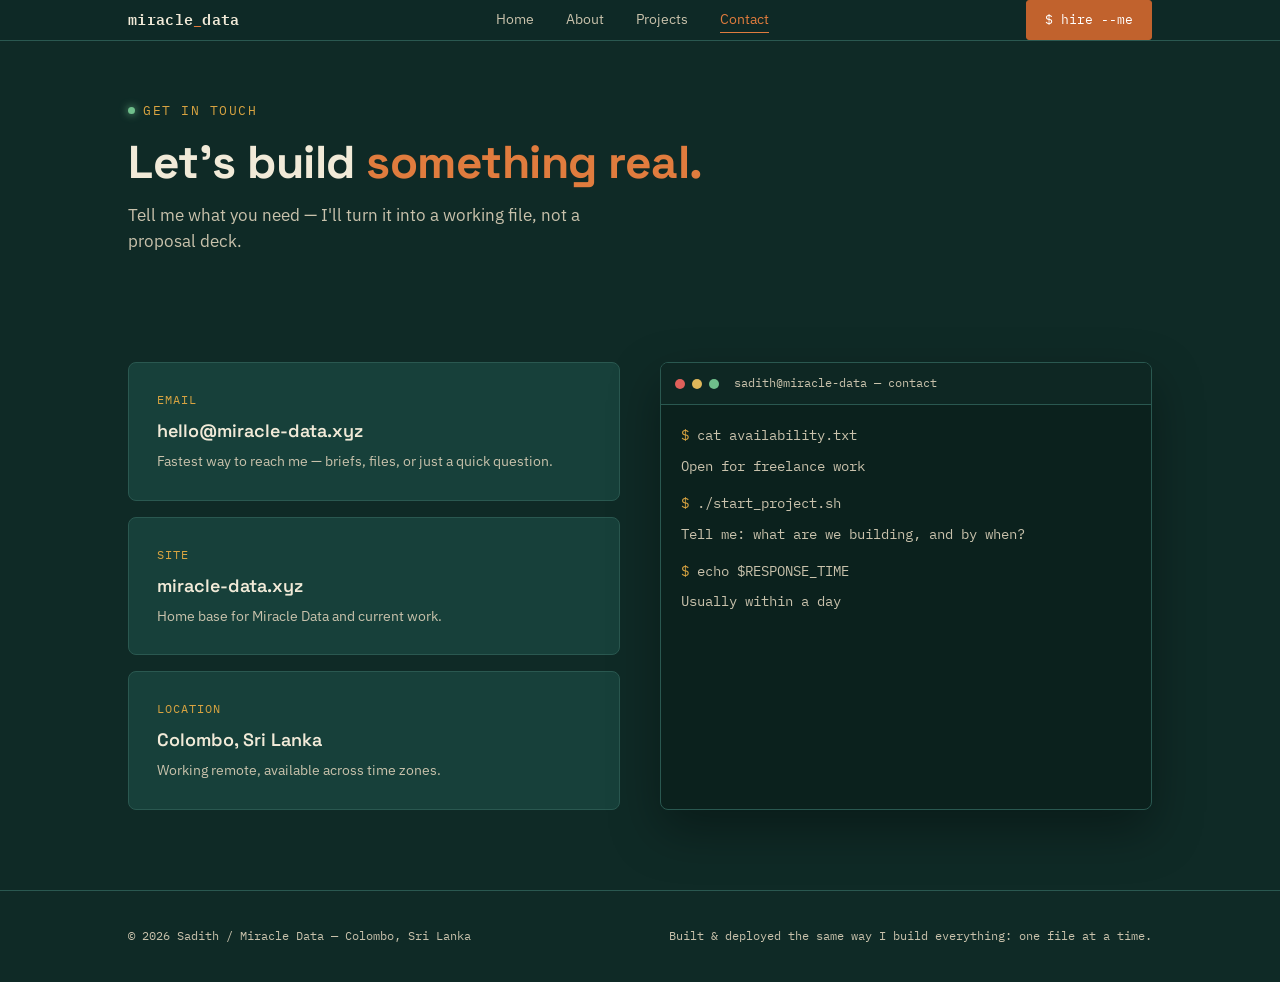
<file: contact.html>
<!DOCTYPE html>
<html lang="en">
<head>
<meta charset="UTF-8">
<meta name="viewport" content="width=device-width, initial-scale=1.0">
<title>Contact — Sadith | Miracle Data</title>
<link rel="preconnect" href="https://fonts.googleapis.com">
<link href="https://fonts.googleapis.com/css2?family=Space+Grotesk:wght@400;500;600;700&family=IBM+Plex+Sans:wght@400;500;600&family=IBM+Plex+Mono:wght@400;500;600&display=swap" rel="stylesheet">
<link rel="stylesheet" href="style.css">
</head>
<body>

<header>
  <nav class="wrap">
    <a href="index.html" class="logo">miracle<span>_</span>data</a>
    <ul>
      <li><a href="index.html">Home</a></li>
      <li><a href="about.html">About</a></li>
      <li><a href="projects.html">Projects</a></li>
      <li><a href="contact.html" class="active">Contact</a></li>
    </ul>
    <a href="contact.html" class="nav-cta">$ hire --me</a>
  </nav>
</header>

<section class="page-hero" style="padding-bottom:0;">
  <div class="wrap">
    <div class="eyebrow">Get in touch</div>
    <h1>Let's build <span class="accent">something real.</span></h1>
    <p class="hero-sub">Tell me what you need — I'll turn it into a working file, not a proposal deck.</p>
  </div>
</section>

<section>
  <div class="wrap">
    <div class="contact-grid">
      <div class="contact-list">
        <div class="contact-card">
          <a href="mailto:hello@miracle-data.xyz">
            <div class="clabel">Email</div>
            <div class="cvalue">hello@miracle-data.xyz</div>
            <p>Fastest way to reach me — briefs, files, or just a quick question.</p>
          </a>
        </div>
        <div class="contact-card">
          <a href="https://miracle-data.xyz" target="_blank" rel="noopener">
            <div class="clabel">Site</div>
            <div class="cvalue">miracle-data.xyz</div>
            <p>Home base for Miracle Data and current work.</p>
          </a>
        </div>
        <div class="contact-card">
          <div class="clabel">Location</div>
          <div class="cvalue">Colombo, Sri Lanka</div>
          <p>Working remote, available across time zones.</p>
        </div>
      </div>

      <div class="terminal">
        <div class="term-bar">
          <div class="dot r"></div><div class="dot y"></div><div class="dot g"></div>
          <div class="term-title">sadith@miracle-data — contact</div>
        </div>
        <div class="term-body">
          <div class="term-line"><span class="p">$</span> cat availability.txt</div>
          <div class="term-line out">Open for freelance work</div>
          <div class="term-line" style="margin-top:16px;"><span class="p">$</span> ./start_project.sh</div>
          <div class="term-line out">Tell me: what are we building, and by when?</div>
          <div class="term-line" style="margin-top:16px;"><span class="p">$</span> echo $RESPONSE_TIME</div>
          <div class="term-line out">Usually within a day</div>
        </div>
      </div>
    </div>
  </div>
</section>

<footer>
  <div class="wrap footer-row">
    <p>© 2026 Sadith / Miracle Data — Colombo, Sri Lanka</p>
    <p>Built &amp; deployed the same way I build everything: one file at a time.</p>
  </div>
</footer>

</body>
</html>
</file>
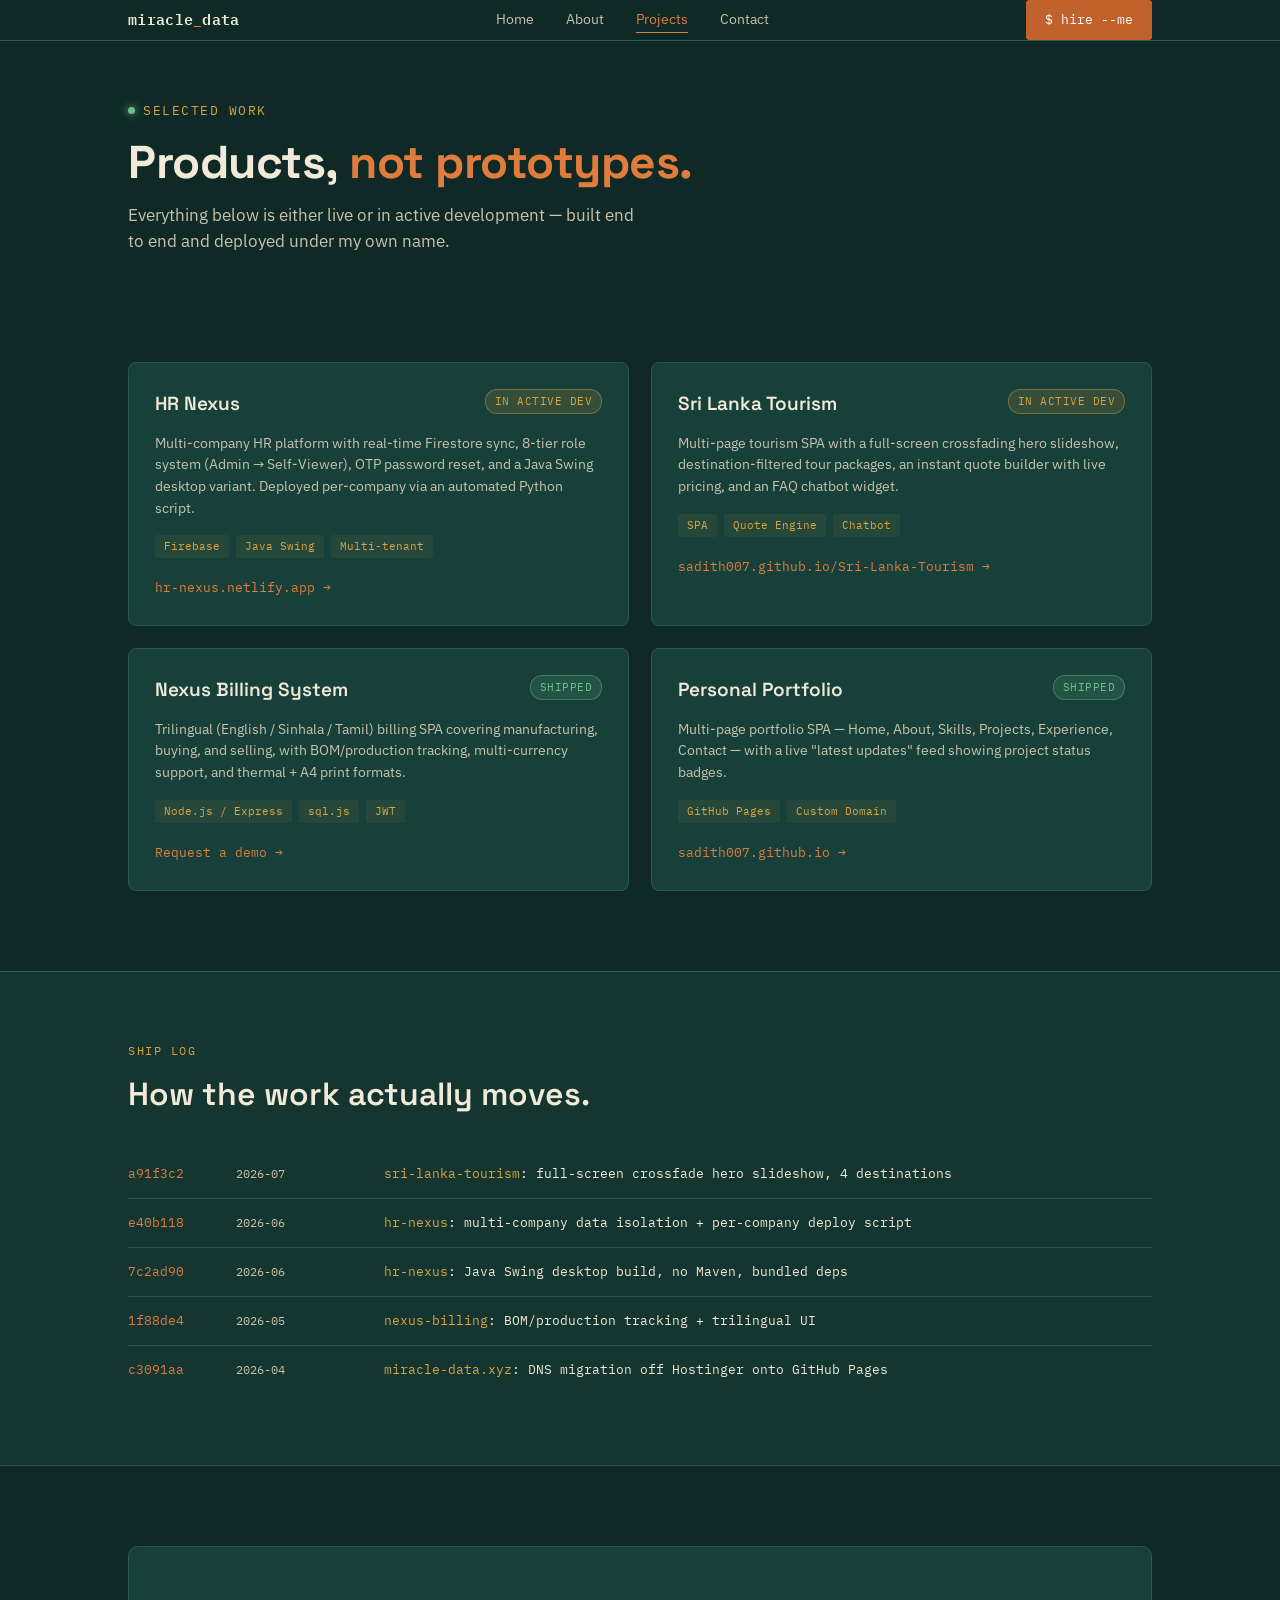
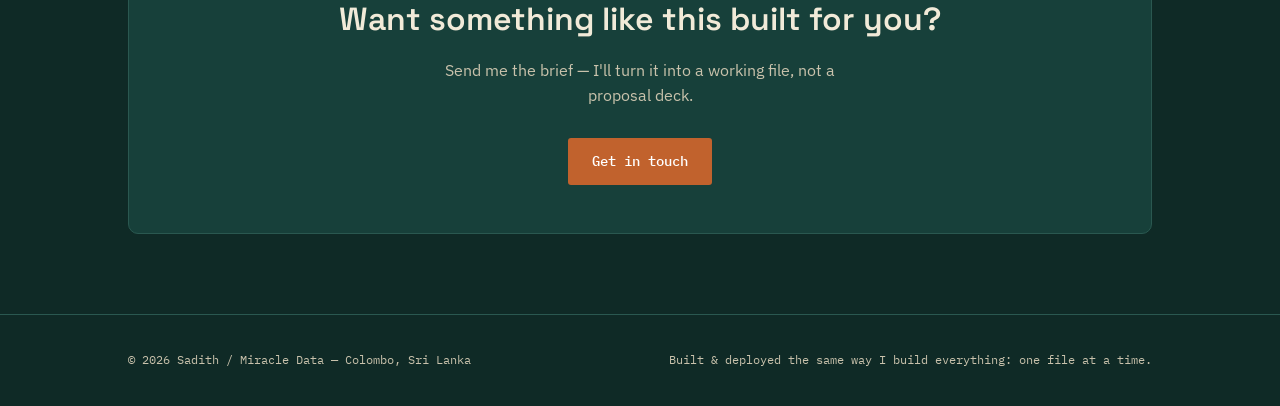
<file: projects.html>
<!DOCTYPE html>
<html lang="en">
<head>
<meta charset="UTF-8">
<meta name="viewport" content="width=device-width, initial-scale=1.0">
<title>Projects — Sadith | Miracle Data</title>
<link rel="preconnect" href="https://fonts.googleapis.com">
<link href="https://fonts.googleapis.com/css2?family=Space+Grotesk:wght@400;500;600;700&family=IBM+Plex+Sans:wght@400;500;600&family=IBM+Plex+Mono:wght@400;500;600&display=swap" rel="stylesheet">
<link rel="stylesheet" href="style.css">
</head>
<body>

<header>
  <nav class="wrap">
    <a href="index.html" class="logo">miracle<span>_</span>data</a>
    <ul>
      <li><a href="index.html">Home</a></li>
      <li><a href="about.html">About</a></li>
      <li><a href="projects.html" class="active">Projects</a></li>
      <li><a href="contact.html">Contact</a></li>
    </ul>
    <a href="contact.html" class="nav-cta">$ hire --me</a>
  </nav>
</header>

<section class="page-hero" style="padding-bottom:0;">
  <div class="wrap">
    <div class="eyebrow">Selected work</div>
    <h1>Products, <span class="accent">not prototypes.</span></h1>
    <p class="hero-sub">Everything below is either live or in active development — built end to end and deployed under my own name.</p>
  </div>
</section>

<section>
  <div class="wrap">
    <div class="projects-grid">

      <div class="project-card">
        <div class="project-top">
          <div class="project-title">HR Nexus</div>
          <div class="project-status status-active">In Active Dev</div>
        </div>
        <p class="project-desc">Multi-company HR platform with real-time Firestore sync, 8-tier role system (Admin → Self-Viewer), OTP password reset, and a Java Swing desktop variant. Deployed per-company via an automated Python script.</p>
        <div class="project-tags">
          <span class="ptag">Firebase</span><span class="ptag">Java Swing</span><span class="ptag">Multi-tenant</span>
        </div>
        <a href="https://hr-nexus.netlify.app" class="project-link" target="_blank" rel="noopener">hr-nexus.netlify.app →</a>
      </div>

      <div class="project-card">
        <div class="project-top">
          <div class="project-title">Sri Lanka Tourism</div>
          <div class="project-status status-active">In Active Dev</div>
        </div>
        <p class="project-desc">Multi-page tourism SPA with a full-screen crossfading hero slideshow, destination-filtered tour packages, an instant quote builder with live pricing, and an FAQ chatbot widget.</p>
        <div class="project-tags">
          <span class="ptag">SPA</span><span class="ptag">Quote Engine</span><span class="ptag">Chatbot</span>
        </div>
        <a href="https://sadith007.github.io/Sri-Lanka-Tourism" class="project-link" target="_blank" rel="noopener">sadith007.github.io/Sri-Lanka-Tourism →</a>
      </div>

      <div class="project-card">
        <div class="project-top">
          <div class="project-title">Nexus Billing System</div>
          <div class="project-status status-live">Shipped</div>
        </div>
        <p class="project-desc">Trilingual (English / Sinhala / Tamil) billing SPA covering manufacturing, buying, and selling, with BOM/production tracking, multi-currency support, and thermal + A4 print formats.</p>
        <div class="project-tags">
          <span class="ptag">Node.js / Express</span><span class="ptag">sql.js</span><span class="ptag">JWT</span>
        </div>
        <a href="contact.html" class="project-link">Request a demo →</a>
      </div>

      <div class="project-card">
        <div class="project-top">
          <div class="project-title">Personal Portfolio</div>
          <div class="project-status status-live">Shipped</div>
        </div>
        <p class="project-desc">Multi-page portfolio SPA — Home, About, Skills, Projects, Experience, Contact — with a live "latest updates" feed showing project status badges.</p>
        <div class="project-tags">
          <span class="ptag">GitHub Pages</span><span class="ptag">Custom Domain</span>
        </div>
        <a href="https://sadith007.github.io" class="project-link" target="_blank" rel="noopener">sadith007.github.io →</a>
      </div>

    </div>
  </div>
</section>

<div class="log-section">
  <div class="wrap" style="padding:70px 28px;">
    <div class="section-head" style="margin-bottom:30px;">
      <div class="section-eyebrow">Ship Log</div>
      <h2>How the work actually moves.</h2>
    </div>
    <div class="log">
      <div class="log-entry">
        <span class="log-hash">a91f3c2</span><span class="log-date">2026-07</span>
        <span class="log-msg"><span class="repo">sri-lanka-tourism</span>: full-screen crossfade hero slideshow, 4 destinations</span>
      </div>
      <div class="log-entry">
        <span class="log-hash">e40b118</span><span class="log-date">2026-06</span>
        <span class="log-msg"><span class="repo">hr-nexus</span>: multi-company data isolation + per-company deploy script</span>
      </div>
      <div class="log-entry">
        <span class="log-hash">7c2ad90</span><span class="log-date">2026-06</span>
        <span class="log-msg"><span class="repo">hr-nexus</span>: Java Swing desktop build, no Maven, bundled deps</span>
      </div>
      <div class="log-entry">
        <span class="log-hash">1f88de4</span><span class="log-date">2026-05</span>
        <span class="log-msg"><span class="repo">nexus-billing</span>: BOM/production tracking + trilingual UI</span>
      </div>
      <div class="log-entry">
        <span class="log-hash">c3091aa</span><span class="log-date">2026-04</span>
        <span class="log-msg"><span class="repo">miracle-data.xyz</span>: DNS migration off Hostinger onto GitHub Pages</span>
      </div>
    </div>
  </div>
</div>

<section>
  <div class="wrap">
    <div class="contact-box">
      <h2>Want something like this built for you?</h2>
      <p>Send me the brief — I'll turn it into a working file, not a proposal deck.</p>
      <div class="contact-actions">
        <a href="contact.html" class="btn-primary">Get in touch</a>
      </div>
    </div>
  </div>
</section>

<footer>
  <div class="wrap footer-row">
    <p>© 2026 Sadith / Miracle Data — Colombo, Sri Lanka</p>
    <p>Built &amp; deployed the same way I build everything: one file at a time.</p>
  </div>
</footer>

</body>
</html>
</file>
<file: style.css>
:root{
  --bg: #0F2A26;
  --bg-alt: #143530;
  --card: #17403A;
  --line: #2A5850;
  --cream: #F1EAD8;
  --cream-dim: #C9C2AC;
  --copper: #C1622D;
  --copper-bright: #E07C3E;
  --gold: #D9A441;
  --ok: #6FBF8B;

  --display: 'Space Grotesk', sans-serif;
  --body: 'IBM Plex Sans', sans-serif;
  --mono: 'IBM Plex Mono', monospace;
}

*{ margin:0; padding:0; box-sizing:border-box; }
html{ scroll-behavior:smooth; }
body{
  background: var(--bg);
  color: var(--cream);
  font-family: var(--body);
  line-height:1.55;
  -webkit-font-smoothing:antialiased;
}
@media (prefers-reduced-motion: reduce){
  *{ animation-duration:0.01ms !important; animation-iteration-count:1 !important; transition-duration:0.01ms !important; scroll-behavior:auto !important; }
}

a{ color:inherit; }
.wrap{ max-width:1080px; margin:0 auto; padding:0 28px; }

/* NAV */
header{
  position:sticky; top:0; z-index:50;
  background:rgba(15,42,38,0.92);
  backdrop-filter: blur(8px);
  border-bottom:1px solid var(--line);
}
nav{ display:flex; align-items:center; justify-content:space-between; padding:18px 0; }
.logo{ font-family:var(--mono); font-weight:600; font-size:15px; letter-spacing:0.3px; text-decoration:none; }
.logo span{ color:var(--copper-bright); }
nav ul{ list-style:none; display:flex; gap:32px; font-size:14px; }
nav ul li a{ text-decoration:none; color:var(--cream-dim); transition:color 0.2s; padding-bottom:4px; border-bottom:1px solid transparent; }
nav ul li a:hover{ color:var(--cream); }
nav ul li a.active{ color:var(--copper-bright); border-bottom:1px solid var(--copper-bright); }
.nav-cta{
  font-family:var(--mono); font-size:13px; padding:9px 18px;
  background:var(--copper); color:#fff; border-radius:3px;
  text-decoration:none; border:1px solid var(--copper);
  transition:background 0.2s, transform 0.15s;
}
.nav-cta:hover{ background:var(--copper-bright); transform:translateY(-1px); }

/* PAGE HERO (used on inner pages) */
.page-hero{ padding:60px 0 20px; }
.eyebrow{
  font-family:var(--mono); font-size:12.5px; color:var(--gold);
  letter-spacing:1.5px; text-transform:uppercase; margin-bottom:16px;
  display:flex; align-items:center; gap:8px;
}
.eyebrow::before{ content:''; width:7px; height:7px; border-radius:50%; background:var(--ok); box-shadow:0 0 8px var(--ok); }

h1{
  font-family:var(--display); font-size:46px; font-weight:700;
  line-height:1.1; letter-spacing:-0.5px; margin-bottom:16px;
}
h1 .accent{ color:var(--copper-bright); }
.hero-sub{ font-size:16.5px; color:var(--cream-dim); max-width:520px; margin-bottom:28px; }

.btn-primary{
  font-family:var(--mono); font-size:14px; font-weight:500; padding:13px 24px;
  background:var(--copper); color:#fff; border-radius:3px; text-decoration:none;
  transition:background 0.2s, transform 0.15s; display:inline-block;
}
.btn-primary:hover{ background:var(--copper-bright); transform:translateY(-1px); }
.btn-ghost{
  font-family:var(--mono); font-size:14px; padding:13px 24px;
  border:1px solid var(--line); color:var(--cream); border-radius:3px; text-decoration:none;
  transition:border-color 0.2s; display:inline-block;
}
.btn-ghost:hover{ border-color:var(--copper-bright); }
.hero-actions{ display:flex; gap:14px; flex-wrap:wrap; margin-bottom:10px; }

.quicktags{ display:flex; gap:10px; flex-wrap:wrap; }
.tag{
  font-family:var(--mono); font-size:12px; padding:6px 12px;
  background:var(--card); border:1px solid var(--line); border-radius:20px; color:var(--cream-dim);
}

/* TERMINAL CARD */
.terminal{
  background:#0B211D; border:1px solid var(--line); border-radius:8px;
  overflow:hidden; box-shadow:0 20px 50px rgba(0,0,0,0.35);
}
.term-bar{
  display:flex; align-items:center; gap:7px; padding:11px 14px;
  background:#0E2723; border-bottom:1px solid var(--line);
}
.dot{ width:10px; height:10px; border-radius:50%; }
.dot.r{ background:#E0605A; } .dot.y{ background:#E0B85A; } .dot.g{ background:#6FBF8B; }
.term-title{ margin-left:8px; font-family:var(--mono); font-size:12px; color:var(--cream-dim); }
.term-body{ padding:20px 20px 26px; font-family:var(--mono); font-size:13.5px; min-height:210px; }
.term-line{ margin-bottom:10px; color:var(--cream-dim); }
.term-line .p{ color:var(--gold); }
.term-line .out{ color:var(--cream); }
.caret{ display:inline-block; width:8px; height:15px; background:var(--copper-bright); vertical-align:-2px; animation:blink 1s step-end infinite; }
@keyframes blink{ 50%{ opacity:0; } }
#typed-role{ color:var(--copper-bright); font-weight:600; }

.hero-grid{ display:grid; grid-template-columns:1.1fr 0.9fr; gap:56px; align-items:start; }

/* STATS STRIP */
.stats{ border-top:1px solid var(--line); border-bottom:1px solid var(--line); background:var(--bg-alt); }
.stats-grid{ display:grid; grid-template-columns:repeat(4,1fr); }
.stat{ padding:28px 20px; text-align:center; border-right:1px solid var(--line); }
.stat:last-child{ border-right:none; }
.stat .num{ font-family:var(--display); font-size:28px; font-weight:700; color:var(--copper-bright); }
.stat .label{ font-family:var(--mono); font-size:11.5px; color:var(--cream-dim); text-transform:uppercase; letter-spacing:0.8px; margin-top:6px; }

section{ padding:80px 0; }
.section-head{ margin-bottom:44px; }
.section-eyebrow{ font-family:var(--mono); font-size:12px; color:var(--gold); text-transform:uppercase; letter-spacing:1.5px; margin-bottom:10px; }
h2{ font-family:var(--display); font-size:32px; font-weight:600; }

/* ABOUT */
.about-grid{ display:grid; grid-template-columns:1fr 1fr; gap:50px; }
.about-grid p{ color:var(--cream-dim); margin-bottom:16px; font-size:15.5px; }
.stack-list{ list-style:none; }
.stack-list li{
  font-family:var(--mono); font-size:13.5px; padding:10px 0;
  border-bottom:1px solid var(--line); display:flex; justify-content:space-between; color:var(--cream-dim);
}
.stack-list li span:last-child{ color:var(--cream); }

.timeline{ list-style:none; margin-top:10px; }
.timeline li{ padding:16px 0; border-bottom:1px solid var(--line); display:grid; grid-template-columns:120px 1fr; gap:18px; }
.timeline li .t-when{ font-family:var(--mono); font-size:12px; color:var(--gold); }
.timeline li .t-what{ color:var(--cream-dim); font-size:14.5px; }
.timeline li .t-what b{ color:var(--cream); font-weight:600; }

/* PROJECTS */
.projects-grid{ display:grid; grid-template-columns:1fr 1fr; gap:22px; }
.project-card{
  background:var(--card); border:1px solid var(--line); border-radius:8px; padding:26px;
  transition:transform 0.2s, border-color 0.2s;
}
.project-card:hover{ transform:translateY(-3px); border-color:var(--copper); }
.project-top{ display:flex; justify-content:space-between; align-items:flex-start; margin-bottom:14px; }
.project-title{ font-family:var(--display); font-size:19px; font-weight:600; }
.project-status{ font-family:var(--mono); font-size:10.5px; padding:3px 9px; border-radius:12px; text-transform:uppercase; letter-spacing:0.5px; white-space:nowrap; }
.status-live{ background:rgba(111,191,139,0.15); color:var(--ok); border:1px solid rgba(111,191,139,0.4); }
.status-active{ background:rgba(217,164,65,0.15); color:var(--gold); border:1px solid rgba(217,164,65,0.4); }
.project-desc{ color:var(--cream-dim); font-size:14px; margin-bottom:16px; }
.project-tags{ display:flex; gap:7px; flex-wrap:wrap; margin-bottom:16px; }
.ptag{ font-family:var(--mono); font-size:11px; color:var(--gold); background:rgba(217,164,65,0.08); padding:3px 9px; border-radius:3px; }
.project-link{ font-family:var(--mono); font-size:12.5px; color:var(--copper-bright); text-decoration:none; }
.project-link:hover{ text-decoration:underline; }

/* COMMIT LOG - SIGNATURE ELEMENT */
.log-section{ background:var(--bg-alt); border-top:1px solid var(--line); border-bottom:1px solid var(--line); }
.log{ font-family:var(--mono); font-size:13px; }
.log-entry{ display:grid; grid-template-columns:90px 130px 1fr; gap:18px; padding:14px 0; border-bottom:1px solid var(--line); align-items:baseline; }
.log-entry:last-child{ border-bottom:none; }
.log-hash{ color:var(--copper-bright); }
.log-date{ color:var(--cream-dim); font-size:12px; }
.log-msg{ color:var(--cream); }
.log-msg .repo{ color:var(--gold); }

/* CONTACT */
.contact-box{
  background:var(--card); border:1px solid var(--line); border-radius:10px;
  padding:48px; text-align:center;
}
.contact-box h2{ margin-bottom:14px; }
.contact-box p{ color:var(--cream-dim); max-width:440px; margin:0 auto 30px; }
.contact-actions{ display:flex; gap:14px; justify-content:center; flex-wrap:wrap; }

.contact-grid{ display:grid; grid-template-columns:1fr 1fr; gap:40px; }
.contact-card{ background:var(--card); border:1px solid var(--line); border-radius:8px; padding:28px; }
.contact-card .clabel{ font-family:var(--mono); font-size:11.5px; color:var(--gold); text-transform:uppercase; letter-spacing:1px; margin-bottom:8px; }
.contact-card .cvalue{ font-family:var(--display); font-size:18px; font-weight:600; }
.contact-card p{ color:var(--cream-dim); font-size:13.5px; margin-top:6px; }
.contact-card a{ text-decoration:none; }
.contact-card a:hover .cvalue{ color:var(--copper-bright); }
.contact-card + .contact-card{ margin-top:0; }
.contact-list{ display:flex; flex-direction:column; gap:16px; }

footer{ padding:36px 0; border-top:1px solid var(--line); }
.footer-row{ display:flex; justify-content:space-between; align-items:center; flex-wrap:wrap; gap:14px; }
.footer-row p{ font-family:var(--mono); font-size:12px; color:var(--cream-dim); }

@media (max-width: 860px){
  .hero-grid{ grid-template-columns:1fr; }
  .about-grid{ grid-template-columns:1fr; }
  .projects-grid{ grid-template-columns:1fr; }
  .contact-grid{ grid-template-columns:1fr; }
  .stats-grid{ grid-template-columns:1fr 1fr; }
  .stat{ border-bottom:1px solid var(--line); }
  nav ul{ display:none; }
  h1{ font-size:34px; }
  .log-entry{ grid-template-columns:1fr; gap:4px; }
  .timeline li{ grid-template-columns:1fr; gap:4px; }
}
</file>
